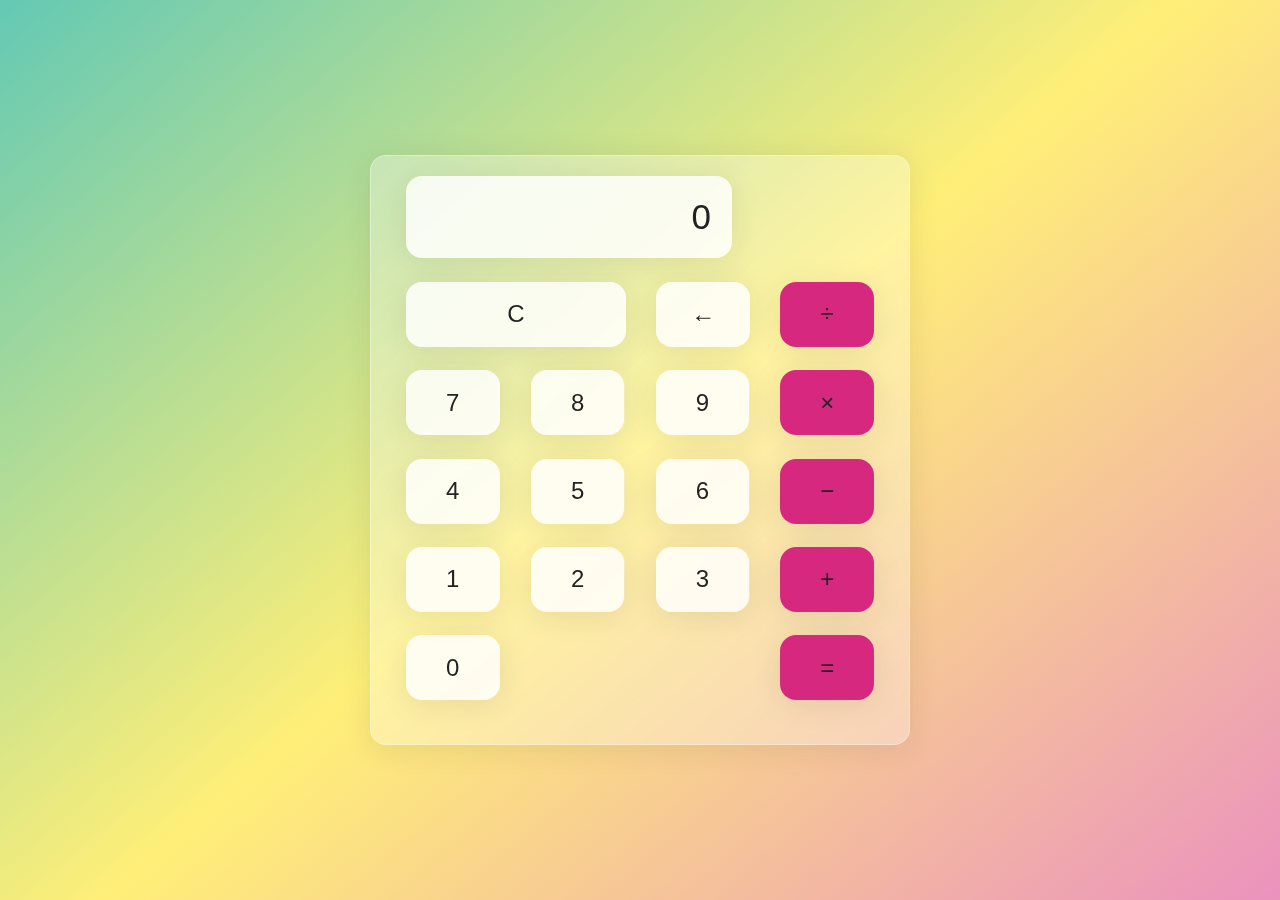
<file: Calculator/index.html>
<!DOCTYPE html>
<html lang="en">
<head>
    <meta charset="UTF-8">
    <meta http-equiv="X-UA-Compatible" content="IE-edge">
    <meta name="viewport" content="width=device-width, initial-scale=1.0">
    <link rel="stylesheet" href="style.css">

    <title>Culculator</title>
</head>

<body>

    <div class="wrapper">
        <section class="screen">
            0
        </section>

        <section class="calc-buttons">
            
            <div class ="calc-button-row">
    
                <button class="calc-button double">
                    C
                </button>
    
                <button class="calc-button">
                    &larr;      <!--왼쪽 화살표-->
                </button>
    
                <button class="calc-button">
                    &divide;
                </button>
    
            </div>
    
            <div class="calc-button-row">
                <button class="calc-button">
                    7
                </button>
    
                <button class="calc-button">
                    8
                </button>
    
                <button class="calc-button">
                    9
                </button>

                <button class="calc-button">
                    &times; <!-- multiplication -->
                </button>

            </div>


            <div class="calc-button-row">

                <button class="calc-button">
                    4
                </button>

                <button class="calc-button">
                    5
                </button>

                <button class="calc-button">
                    6
                </button>

                <button class="calc-button">
                    &minus; 
                </button>
                
            </div>

            <div class="calc-button-row">
                <button class="calc-button">
                    1
                </button>
                <button class="calc-button">
                    2
                </button>
                <button class="calc-button">
                    3
                </button>
                <button class="calc-button">
                    &plus;
                </button>
            </div>

            <div class="calc-button-row">
                <button class="calc-button tripple">
                    0
                </button>
                <button class="calc-button">
                    &equals;
                </button>
            </div>

        </section>

    </div>

    <script src="script.js"></script>
</body>
</html>
</file>
<file: Calculator/style.css>
html{
    box-sizing: border-box;
    height: 100%;
}

*,
*::before,
*::after{
    box-sizing: inherit;
    margin: 0;
    padding: 0;
}

body{
    align-items: center;
    background: linear-gradient(320deg, #eb92be, #ffef78, #63c9b4);
    display: flex;
    font-family: 'Dosis', sans-serif;
    font-display: swap;
    height: inherit; /* 부모에게 상속받음 */
    justify-content: center;
}

.wrapper{
    backdrop-filter: blur(5.5px);
    -webkit-backdrop-filter: blur(5.5px);
    border-radius: 16px; 
    box-shadow: 0 4px 30px rgba(35, 35, 35, 0.1);
    color: #232323;
    backdrop-filter: blur(4px);
    -webkit-backdrop-filter: blur(4px);
    background: rgba(255, 255, 255, 0.30);
    border: 1px solid rgba(255, 255, 255, 0.34);
    flex-basis: 540px;
    padding: 20px 35px;
}

.screen{
    backdrop-filter: blur(5.5px);
    -webkit-backdrop-filter: blur(5.5px);
    background: rgba(255, 255, 255, 0.75);
    border: 1px solid rgba(255, 255, 255, 0.01);
    border-radius: 16px;
    box-shadow: 0 4px 30px rgba(35, 35, 35, 0.1);
    color:#232323;
    font-size: 35px;
    overflow: auto;
    padding: 20px;
    text-align: right;
    width: 326px;
}

.calc-button-row{
    display: flex;
    justify-content: space-between;
    margin: 5% 0;
}

.calc-button{
    backdrop-filter: blur(5.5px);
    -webkit-backdrop-filter: blur(5.5px);
    background: rgba(255, 255, 255, 0.75);
    border: 1px solid rgba(255, 255, 255, 0.1);
    border-radius: 16px;
    box-shadow: 0 4px 30px rgba(35, 35, 35, 0.1);;
    color: #232323;
    flex-basis: 20%;
    font-family: inherit;
    font-size: 24px;
    height: 65px;
}


.calc-button:last-child{
    backdrop-filter: blur(5.5px);
    -webkit-backdrop-filter: blur(5.5px);
    background: rgba(255,255, 255, 0.75);
    border: 1px solid rgba(255, 255, 255, 0.01);
    border-radius: 16px;
    box-shadow: 0 4px 30px rgba(35, 35, 35, 0.1);
    color: #232323;
    background: #d72880;
}

.calc-button:last-child:hover{
    background-color: inherit;
    color: inherit;
}

.calc-button:hover{
    background-color: inherit;
}

.calc-button:active{
    background-color: #ffef78;
}

.double{
    flex-basis: 47%;
}

.triple{
    flex-basis: basis 73%;
}
</file>
